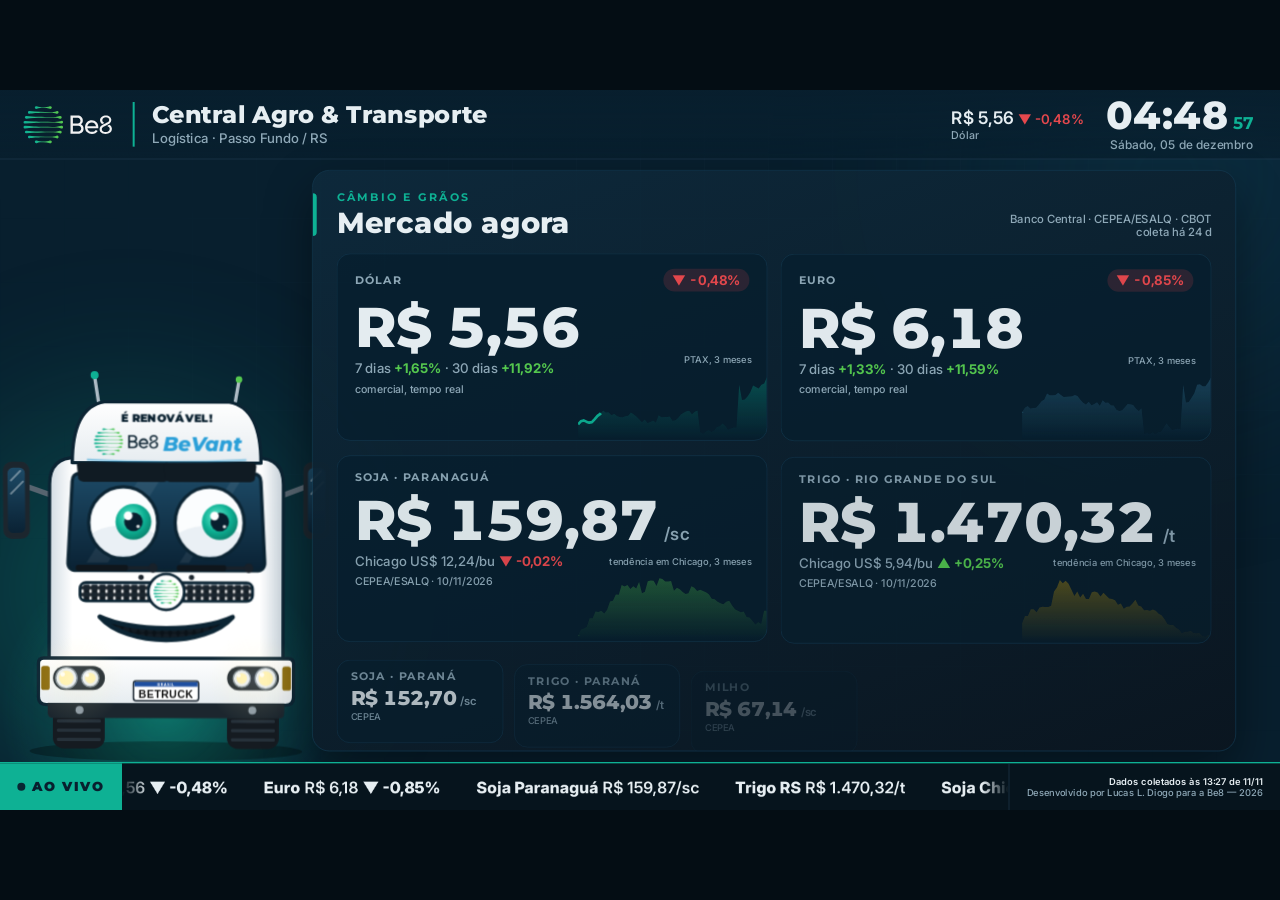
<file: index.html>
<!doctype html>
<html lang="pt-BR">
<head>
<meta charset="utf-8">
<meta name="viewport" content="width=device-width, initial-scale=1">
<meta name="robots" content="noindex, nofollow">
<title>Central Agro &amp; Transporte · Be8</title>
<link rel="icon" href="assets/betruck/icone.svg" type="image/svg+xml">
<link rel="preconnect" href="https://fonts.googleapis.com">
<link rel="preconnect" href="https://fonts.gstatic.com" crossorigin>
<link href="https://fonts.googleapis.com/css2?family=Inter:wght@400;500;600;700&family=Montserrat:wght@600;700;800;900&display=swap" rel="stylesheet">
<style>
:root{
  --ink:#0B1620; --navy:#081F2E; --navy7:#0E2A3C; --navy6:#14384F; --line:#1E3A4F;
  --text:#E6EEF2; --muted:#8FA9B8; --teal:#0EB194; --lime:#55C94F; --amber:#F2B705; --red:#E5484D; --blue:#3D8BB0;
  --tit:'Montserrat','Poppins',Arial,sans-serif; --txt:'Inter','Source Sans 3',Calibri,Arial,sans-serif;
}
*{box-sizing:border-box;margin:0;padding:0}
html,body{height:100%;background:#040d14;overflow:hidden;color:var(--text);font-family:var(--txt)}
body.sem-cursor{cursor:none}
#palco{position:absolute;left:50%;top:50%;width:1920px;height:1080px;transform-origin:center;overflow:hidden;background:var(--navy)}
.fundo{position:absolute;inset:0;overflow:hidden}
.blob{position:absolute;border-radius:50%;filter:blur(90px);opacity:.34}
.b1{width:900px;height:900px;left:-260px;top:300px;background:radial-gradient(circle,#0EB194 0%,transparent 65%)}
.b2{width:1100px;height:1100px;right:-380px;top:-420px;background:radial-gradient(circle,#14506b 0%,transparent 65%)}
.grade{position:absolute;inset:0;background-image:linear-gradient(var(--line) 1px,transparent 1px),linear-gradient(90deg,var(--line) 1px,transparent 1px);background-size:96px 96px;opacity:.16;mask-image:radial-gradient(ellipse at 60% 40%,#000 20%,transparent 78%);-webkit-mask-image:radial-gradient(ellipse at 60% 40%,#000 20%,transparent 78%)}

/* ---------- topo ---------- */
#topo{position:absolute;left:0;top:0;width:1920px;height:104px;display:flex;align-items:center;padding:0 40px 0 34px;border-bottom:1px solid var(--line);background:linear-gradient(180deg,rgba(8,31,46,.96),rgba(8,31,46,.72))}
#topo .logo{height:58px;width:auto;margin-right:30px}
#topo .marca{border-left:3px solid var(--teal);padding-left:26px}
#topo h1{font:800 36px/1.05 var(--tit);letter-spacing:.2px}
#topo p{font:500 20px/1.3 var(--txt);color:var(--muted);margin-top:4px}
.topo-dir{margin-left:auto;display:flex;align-items:center;gap:34px}
.mini{display:flex;align-items:center;gap:12px;font:600 26px var(--txt);color:var(--text)}
.mini svg{width:46px;height:46px}
.mini small{display:block;font:500 16px var(--txt);color:var(--muted)}
.relogio{text-align:right;font-variant-numeric:tabular-nums}
.relogio b{font:800 58px/1 var(--tit);letter-spacing:1px}
.relogio span{font:700 26px var(--tit);color:var(--teal);margin-left:6px}
.relogio small{display:block;font:500 18px var(--txt);color:var(--muted);margin-top:4px}

/* ---------- lateral: programacao + avatar ---------- */
#lateral{position:absolute;left:0;top:104px;width:500px;height:904px}
#programacao{display:none}
#programacao li{position:relative;display:flex;align-items:center;gap:14px;height:40px;padding:0 16px;margin-bottom:4px;border-radius:12px;font:600 20px var(--txt);color:var(--muted);overflow:hidden}
#programacao li i{font:800 15px var(--tit);font-style:normal;width:30px;height:30px;border-radius:9px;display:grid;place-items:center;background:var(--navy6);color:var(--muted)}
#programacao li.ativa{color:var(--text);background:rgba(14,177,148,.14);box-shadow:inset 0 0 0 1px rgba(14,177,148,.5)}
#programacao li.ativa i{background:var(--teal);color:var(--navy)}
#programacao li u{position:absolute;left:0;bottom:0;height:3px;width:100%;background:var(--teal);transform-origin:left;transform:scaleX(0)}
#avatar{position:absolute;left:-22px;bottom:0;width:540px;height:598px;transform-origin:50% 100%}
#avatar .aura{position:absolute;left:30px;bottom:-160px;width:480px;height:480px;border-radius:50%;background:radial-gradient(circle,rgba(14,177,148,.55) 0%,rgba(14,177,148,.12) 45%,transparent 70%)}
#betruck{position:absolute;left:0;bottom:0;width:540px;height:598px}
#betruck svg{width:100%;height:100%;overflow:visible}
#avatar .aura{transition:background .4s}
#avatar.alerta .aura{background:radial-gradient(circle,rgba(229,72,77,.6) 0%,rgba(229,72,77,.16) 45%,transparent 70%)}
#zzz{position:absolute;left:360px;top:40px;width:10px;height:10px}
#zzz b{position:absolute;font:900 44px var(--tit);color:var(--teal);opacity:0}
#balao{position:absolute;left:30px;bottom:588px;width:440px;min-height:96px;z-index:3;padding:18px 22px;border-radius:22px 22px 22px 6px;background:#F4F7F9;color:#0B1F2C;font:600 25px/1.28 var(--txt);box-shadow:0 18px 40px rgba(0,0,0,.35);transform-origin:12% 100%;opacity:0;visibility:hidden}
#balao:after{content:"";position:absolute;left:54px;bottom:-22px;border:12px solid transparent;border-top-color:#F4F7F9;border-left-color:#F4F7F9}
#balao b{color:#087e6a;font-weight:800}
#balao.alerta{background:#FFE9E9;box-shadow:0 0 0 3px var(--red),0 18px 40px rgba(0,0,0,.35)}
#balao.alerta:after{border-top-color:#FFE9E9;border-left-color:#FFE9E9}
#balao.alerta b{color:#B3262B}
#balao.festa{box-shadow:0 0 0 3px var(--lime),0 18px 40px rgba(0,0,0,.35)}
#balao .palavra{display:inline-block;opacity:0}


/* ---------- telas de negocio (paineis-negocio.js) ---------- */
.graf{width:100%;height:auto;display:block}
.graf text{font-family:var(--txt)}
.leg{display:flex;gap:18px;font:600 16px var(--txt);color:var(--muted);margin:6px 0 2px}
.leg i{display:inline-block;width:22px;height:0;margin-right:8px;vertical-align:middle}
.nota{font:500 15px/1.4 var(--txt);color:var(--muted);margin-top:10px}
.vivo{display:inline-flex;align-items:center;gap:8px;font:800 15px var(--tit);letter-spacing:2px;color:var(--teal);background:rgba(14,177,148,.14);padding:4px 12px;border-radius:999px}
.vivo i{width:10px;height:10px;border-radius:50%;background:var(--teal);animation:pulsa 1.4s infinite}
@keyframes pulsa{0%,100%{opacity:1}50%{opacity:.2}}
.tag-b15{font:700 15px var(--tit);letter-spacing:.5px;color:var(--navy);background:var(--lime);padding:5px 12px;border-radius:999px;white-space:nowrap}
.linha1{display:flex;justify-content:space-between;align-items:center;gap:12px}
.g-ener{display:grid;grid-template-columns:1fr 1fr;grid-template-rows:300px 1fr;gap:20px;height:726px}
.ener-cards{grid-column:1/3;display:grid;grid-template-columns:repeat(4,1fr);gap:18px}
.ener{padding:20px 22px 0}
.ener .chip{font-size:16px;padding:4px 10px;white-space:nowrap}
.ener .rot{font-size:15px}
.ener .valor{font-size:50px;margin-top:8px}
.ener .un{font:600 14px var(--txt);color:var(--muted);margin-top:2px}
.ener-cards .cot.ener svg.spark{height:62px;width:100%;left:0;right:auto}
.ener .extra{font:500 16px var(--txt);color:var(--muted);margin-top:6px;white-space:nowrap}
.ener .ctz{font:500 13px var(--txt);color:var(--muted);margin-top:2px}
.ener .extra b{color:var(--text)}
.barra{display:grid;grid-template-columns:200px 1fr 120px;align-items:center;gap:14px;margin-top:16px}
.b-rot b{display:block;font:700 19px var(--tit)} .b-rot small{font:500 14px var(--txt);color:var(--muted)}
.b-trilho{height:22px;border-radius:11px;background:rgba(143,169,184,.12);overflow:hidden}
.b-enc{height:100%;border-radius:11px}
.b-val{font:800 26px var(--tit);text-align:right;font-variant-numeric:tabular-nums}
.b-val small{display:block;font:600 14px var(--txt)}
.g-comb{display:grid;grid-template-columns:repeat(3,1fr);grid-template-rows:400px 1fr;gap:18px;height:726px}
.comb-num{display:flex;flex-wrap:wrap;gap:6px 18px;align-items:baseline;margin:8px 0 2px;font:600 18px var(--txt);color:var(--muted)}
.comb-num b{font:800 30px var(--tit);color:var(--text);font-variant-numeric:tabular-nums}
.comb-num small{width:100%;font:500 14px var(--txt)}
.comb-num em{font:700 15px var(--txt);font-style:normal}
.postos{grid-column:1/4}
.p-grade{display:grid;grid-template-columns:1fr 1fr;gap:6px 40px;margin-top:10px}
.p-lin{display:grid;grid-template-columns:150px 1fr 70px 170px;align-items:center;gap:12px;font:600 18px var(--txt)}
.p-lin b{font:800 21px var(--tit);text-align:right;font-variant-numeric:tabular-nums}
.p-lin small{font:500 13px var(--txt);color:var(--muted)}
.p-tri{height:14px;border-radius:7px;background:rgba(143,169,184,.12)} .p-tri div{height:100%;border-radius:7px;background:var(--teal)}
.p-lin.pf span{color:var(--lime)} .p-lin.pf .p-tri div{background:var(--lime)}
.g-safra{display:grid;grid-template-columns:1fr 1fr;gap:20px;height:726px}
.s-esq,.s-dir{display:grid;grid-template-rows:1fr 1fr;gap:18px}
.levs{display:flex;align-items:flex-end;gap:8px;height:258px;margin-top:6px}
.lev{flex:1;display:flex;flex-direction:column;align-items:center;justify-content:flex-end;gap:4px}
.lev b{font:800 15px var(--tit)} .lev small{font:600 13px var(--txt);color:var(--muted)}
.lev-b{width:100%;border-radius:8px 8px 3px 3px;background:linear-gradient(var(--lime),var(--teal))}
.campo p{font:500 16px/1.4 var(--txt);margin-top:10px} .campo p b{color:var(--lime)} .campo p small{display:block;font:500 13px var(--txt);color:var(--muted)}
.g-frete{display:grid;grid-template-columns:1fr 1fr;gap:20px;height:726px}
.piso-ref{display:grid;grid-template-columns:1fr 1fr;gap:20px;margin:12px 0 16px}
.piso-ref small{display:block;font:600 15px var(--txt);color:var(--muted)}
.piso-ref b.num{display:block;font-size:52px;line-height:1.1}
.piso-ref span{font:500 15px var(--txt);color:var(--muted)}
.gatilho{margin:40px 0 10px}
.g-faixa{position:relative;height:26px;border-radius:13px;background:linear-gradient(90deg,var(--red),rgba(242,183,5,.6) 14%,rgba(14,177,148,.35) 30%,rgba(14,177,148,.35) 70%,rgba(242,183,5,.6) 86%,var(--red))}
.g-faixa i{position:absolute;top:-6px;bottom:-6px;border-left:3px dashed #fff;border-right:3px dashed #fff;opacity:.5}
.g-faixa u{position:absolute;top:-10px;width:6px;height:46px;margin-left:-3px;border-radius:3px;background:#fff;box-shadow:0 0 14px #fff}
.g-faixa u em{position:absolute;top:-30px;left:50%;transform:translateX(-50%);font:800 18px var(--tit);font-style:normal;white-space:nowrap}
.g-rot{display:flex;justify-content:space-between;font:600 14px/1.3 var(--txt);color:var(--muted);margin-top:8px}
.g-rot span:nth-child(2){align-self:flex-start} .g-rot span:last-child{text-align:right}
.linha-t{margin-top:14px;border-left:3px solid var(--navy6);padding-left:16px;display:grid;gap:9px}
.linha-t div{font:500 15px/1.35 var(--txt)} .linha-t b{color:var(--teal);margin-right:8px}
.marcos{display:grid;gap:10px;margin-top:16px}
.marco{display:grid;grid-template-columns:86px 1fr;gap:14px;align-items:start}
.marco i{position:relative;font:800 24px var(--tit);font-style:normal;color:var(--muted)}
.marco i em{display:block;font:800 12px var(--tit);font-style:normal;letter-spacing:2px;color:var(--navy);background:var(--lime);border-radius:6px;padding:2px 6px;width:max-content;margin-top:2px}
.marco b{display:block;font:700 19px var(--tit)} .marco span{font:500 16px/1.35 var(--txt);color:var(--muted)}
.marco.agora i{color:var(--lime)} .marco.agora{background:rgba(85,201,79,.08);border-radius:14px;padding:8px 10px;margin:0 -10px}
.marco.passou{opacity:.55}
.g-cen{display:grid;grid-template-columns:1fr 380px;gap:20px;height:726px}
.ins-grade{display:grid;grid-template-columns:1fr 1fr;grid-template-rows:1fr 1fr auto;gap:16px}
.ins-mais{grid-column:1/3;padding:14px 20px;display:grid;grid-template-columns:1fr 1fr;gap:6px 22px}
.ins-mais .rot{grid-column:1/3;font-size:14px}
.im{border-left:4px solid var(--teal);padding-left:10px}
.im.alerta{border-color:var(--red)} .im.atencao{border-color:var(--amber)} .im.bom{border-color:var(--lime)}
.im b{display:block;font:700 15px/1.25 var(--tit)} .im span{font:500 13px/1.3 var(--txt);color:var(--muted);display:-webkit-box;-webkit-line-clamp:1;-webkit-box-orient:vertical;overflow:hidden}
.ins{position:relative;padding:16px 20px 14px 26px;overflow:hidden}
.ins:before{content:"";position:absolute;left:0;top:0;bottom:0;width:7px;background:var(--teal)}
.ins.alerta:before{background:var(--red)} .ins.atencao:before{background:var(--amber)} .ins.bom:before{background:var(--lime)}
.ins-n{font:800 13px var(--tit);letter-spacing:2px;text-transform:uppercase;color:var(--teal)}
.ins.alerta .ins-n{color:var(--red)} .ins.atencao .ins-n{color:var(--amber)} .ins.bom .ins-n{color:var(--lime)}
.ins b{display:block;font:800 20px/1.2 var(--tit);margin:4px 0 6px}
.ins p{font:500 15px/1.35 var(--txt);color:#C9D6DE} .ins p.imp{margin-top:6px;color:var(--text)} .ins p.imp em{font-style:normal;font-weight:800;color:var(--amber)}
.ins small{display:block;margin-top:6px;font:500 12px var(--txt);color:var(--muted)}
.cen-dir{display:grid;grid-template-rows:auto 1fr;gap:16px}
.tab-chuva{width:100%;border-collapse:collapse;margin-top:8px;font:600 17px var(--txt)}
.tab-chuva th{font:700 13px var(--tit);letter-spacing:1px;text-transform:uppercase;color:var(--muted);text-align:right;padding-bottom:6px}
.tab-chuva td{padding:5px 0;border-top:1px solid var(--line);text-align:right;font-variant-numeric:tabular-nums} .tab-chuva td:first-child{text-align:left}
.tab-chuva td.amb{color:var(--amber)} .tab-chuva td.baixa{font-weight:800}
.nt{font:600 16px/1.35 var(--txt);margin-top:12px} .nt small{display:block;font:500 13px var(--txt);color:var(--muted)}

/* ---------- area das telas ---------- */
#tela{position:absolute;left:500px;top:120px;width:1386px;height:872px}
.painel{position:absolute;inset:0;border-radius:26px;background:linear-gradient(160deg,rgba(14,42,60,.94),rgba(11,22,32,.94));border:1px solid var(--navy6);box-shadow:0 30px 70px rgba(0,0,0,.4);padding:30px 36px;visibility:hidden;overflow:hidden}
.painel:before{content:"";position:absolute;left:0;top:34px;width:6px;height:64px;border-radius:0 6px 6px 0;background:var(--teal)}
.cab{display:flex;align-items:flex-end;justify-content:space-between;margin-bottom:22px}
.cab small{display:block;font:700 17px var(--tit);letter-spacing:3px;color:var(--teal);text-transform:uppercase}
.cab h2{font:800 44px/1.1 var(--tit);margin-top:4px}
.cab .fonte{font:500 17px var(--txt);color:var(--muted);text-align:right;max-width:560px}
.cartao{background:rgba(8,31,46,.72);border:1px solid var(--navy6);border-radius:20px;padding:22px 26px}
.rot{font:700 17px var(--tit);letter-spacing:1.5px;text-transform:uppercase;color:var(--muted)}
.num{font-family:var(--tit);font-weight:800;font-variant-numeric:tabular-nums;letter-spacing:-.5px}
.alta{color:var(--lime)} .baixa{color:var(--red)} .neutro{color:var(--muted)}
.chip{display:inline-flex;align-items:center;gap:6px;padding:5px 13px;border-radius:999px;font:700 20px var(--txt);font-variant-numeric:tabular-nums;background:rgba(143,169,184,.14)}
.chip.alta{background:rgba(85,201,79,.16)} .chip.baixa{background:rgba(229,72,77,.16)}
.vazio{color:var(--muted);font:500 22px var(--txt)}

/* clima */
.g-clima{display:grid;grid-template-columns:470px 1fr;gap:22px;height:726px}
.agora{display:flex;flex-direction:column;justify-content:space-between}
.agora .tempzao{font-size:170px;line-height:.95}
.agora .tempzao sup{font-size:70px;color:var(--teal);vertical-align:top;margin-left:4px}
.agora svg{width:150px;height:150px}
.agora .desc{font:700 32px var(--tit)}
.agora .sub{font:500 22px var(--txt);color:var(--muted);margin-top:6px}
.c-dir{display:grid;grid-template-rows:auto 1fr 1fr;gap:22px}
.metricas{display:grid;grid-template-columns:repeat(4,1fr);gap:16px}
.metricas .cartao{padding:16px 20px}
.metricas .num{font-size:44px;margin-top:4px}
.metricas .num small{font:600 20px var(--txt);color:var(--muted);margin-left:4px}
.horas,.dias{display:grid;gap:10px;height:100%}
.horas{grid-template-columns:repeat(8,1fr)} .dias{grid-template-columns:repeat(6,1fr)}
.hora,.dia{display:flex;flex-direction:column;align-items:center;justify-content:space-between;border-radius:16px;background:rgba(20,56,79,.4);padding:12px 6px}
.hora svg,.dia svg{width:54px;height:54px}
.hora b,.dia b{font:800 28px var(--tit);font-variant-numeric:tabular-nums}
.hora span,.dia span{font:600 19px var(--txt);color:var(--muted);text-transform:capitalize}
.hora em,.dia em{font:700 17px var(--txt);font-style:normal;color:var(--blue)}
.dia b i{font-style:normal;color:var(--muted);font-weight:600;margin-left:8px}

/* mercado */
.g-merc{display:grid;grid-template-columns:1fr 1fr;grid-template-rows:1fr 1fr auto;gap:20px;height:726px}
.cot{position:relative;display:flex;flex-direction:column;overflow:hidden}
.cot .linha1{display:flex;justify-content:space-between;align-items:center}
.cot .valor{font-size:84px;line-height:1;margin-top:12px;white-space:nowrap}
.cot .valor small{font:600 26px var(--txt);color:var(--muted);margin-left:10px;letter-spacing:0}
.cot .extra{font:500 20px var(--txt);color:var(--muted);margin-top:8px;max-width:56%}
.cot svg.spark{position:absolute;right:0;bottom:0;width:44%;height:104px;opacity:.95}
.cot .legspark{position:absolute;right:22px;bottom:112px;font:500 14px var(--txt);color:var(--muted)}
.faixa-mini{grid-column:1/3;display:grid;grid-template-columns:repeat(5,1fr);gap:16px}
.faixa-mini .cartao{padding:14px 20px}
.faixa-mini .num{font-size:30px;margin-top:4px;white-space:nowrap}
.faixa-mini .num small{font:600 17px var(--txt);color:var(--muted);margin-left:6px}

/* comparativo */
.g-comp{display:grid;grid-template-columns:1fr 520px;gap:22px;height:726px}
.g-comp svg text{font-family:var(--txt)}
.tabela{width:100%;border-collapse:collapse}
.tabela th{font:700 16px var(--tit);letter-spacing:1.5px;text-transform:uppercase;color:var(--muted);text-align:right;padding:8px 6px 14px}
.tabela th:first-child{text-align:left}
.tabela td{padding:17px 6px;border-top:1px solid var(--line);font:700 23px var(--txt);text-align:right;font-variant-numeric:tabular-nums}
.tabela td:first-child{text-align:left;font:700 22px var(--tit)}
.tabela td:first-child i{display:inline-block;width:14px;height:14px;border-radius:4px;margin-right:12px}
.tabela td small{display:block;font:500 15px var(--txt);color:var(--muted);margin-left:26px}

/* rota */
.g-rota{display:grid;grid-template-rows:590px auto;gap:20px;height:726px}
.trilho{position:relative}
.trilho svg.linha{position:absolute;left:0;top:0;width:100%;height:100%}
.parada{position:absolute;width:172px;transform:translateX(-50%);text-align:center}
.parada .cx{border-radius:18px;background:rgba(8,31,46,.8);border:1px solid var(--navy6);padding:14px 8px}
.parada.atencao .cx{border-color:var(--amber);box-shadow:0 0 0 1px var(--amber)}
.parada.perigo .cx{border-color:var(--red);box-shadow:0 0 0 2px var(--red)}
.parada h4{font:800 21px var(--tit);white-space:nowrap}
.parada svg{width:62px;height:62px;margin:4px 0}
.parada b{display:block;font:800 36px var(--tit);font-variant-numeric:tabular-nums}
.parada em{display:block;font:700 18px var(--txt);font-style:normal;color:var(--blue);margin-top:2px}
.parada span{display:block;font:500 15px var(--txt);color:var(--muted)}
#caminhao{position:absolute;width:96px;height:56px;left:0;top:0}
.avisos{display:flex;gap:16px;align-items:stretch}
.aviso{flex:1;border-left:6px solid var(--amber);border-radius:14px;background:rgba(242,183,5,.1);padding:14px 20px;font:500 20px/1.35 var(--txt)}
.aviso b{display:block;font:800 22px var(--tit)}
.aviso.ok{border-left-color:var(--lime);background:rgba(85,201,79,.1)}

/* noticias */
.g-not{display:grid;grid-template-columns:1fr 560px;gap:22px;height:726px}
.destaque{position:relative;display:flex;flex-direction:column;justify-content:space-between;padding:30px 34px}
.destaque .cat{align-self:flex-start;font:800 18px var(--tit);letter-spacing:2px;text-transform:uppercase;padding:8px 18px;border-radius:999px;background:var(--teal);color:var(--navy)}
.destaque h3{font:800 52px/1.14 var(--tit);margin:18px 0;display:-webkit-box;-webkit-line-clamp:6;-webkit-box-orient:vertical;overflow:hidden}
.destaque .meta{font:600 24px var(--txt);color:var(--muted)}
.destaque .meta b{color:var(--text)}
.pontos{display:flex;gap:8px;margin-top:18px}
.pontos i{flex:1;height:5px;border-radius:3px;background:var(--navy6);overflow:hidden}
.pontos i.at{background:var(--teal)}
.lista{display:flex;flex-direction:column;gap:10px;overflow:hidden}
.item{flex:1;display:flex;flex-direction:column;justify-content:center;border-radius:14px;background:rgba(8,31,46,.72);border:1px solid var(--navy6);padding:11px 16px}
.item small{font:800 13px var(--tit);letter-spacing:1.5px;text-transform:uppercase;color:var(--teal)}
.item p{font:600 20px/1.25 var(--txt);margin:3px 0;display:-webkit-box;-webkit-line-clamp:2;-webkit-box-orient:vertical;overflow:hidden}
.item span{font:500 15px var(--txt);color:var(--muted)}

/* video */
#t-video{padding:0}
#t-video:before{display:none}
#t-video .quadro{position:absolute;inset:0;background:#000;border-radius:26px;overflow:hidden}
#t-video iframe,#t-video video{position:absolute;inset:0;width:100%;height:100%;border:0;object-fit:contain;background:#000}
#t-video .legenda{position:absolute;left:28px;top:24px;padding:10px 20px;border-radius:999px;background:rgba(8,31,46,.86);font:700 22px var(--tit);z-index:2}
#t-video .legenda b{color:var(--teal);margin-right:10px}

/* corda + rodape */
#rodape{position:absolute;left:0;bottom:0;width:1920px;height:72px;display:flex;align-items:center;background:#06141d;border-top:2px solid var(--teal);z-index:5}
.aovivo{display:flex;align-items:center;gap:10px;height:100%;padding:0 26px;background:var(--teal);color:var(--navy);font:900 20px var(--tit);letter-spacing:2px}
.aovivo i{width:12px;height:12px;border-radius:50%;background:var(--navy)}
.ticker{flex:1;height:100%;overflow:hidden;position:relative;mask-image:linear-gradient(90deg,transparent,#000 3%,#000 97%,transparent);-webkit-mask-image:linear-gradient(90deg,transparent,#000 3%,#000 97%,transparent)}
.faixa{position:absolute;left:0;top:0;height:72px;display:flex;align-items:center;white-space:nowrap;font:600 24px var(--txt);will-change:transform}
.faixa span{margin-right:54px}
.faixa span b{font-weight:800;color:var(--text)}
.faixa span.n:before{content:attr(data-c);font:800 14px var(--tit);letter-spacing:1.5px;text-transform:uppercase;color:var(--navy);background:var(--teal);border-radius:6px;padding:4px 9px;margin-right:12px;vertical-align:3px}
.assina{padding:0 26px;text-align:right;border-left:1px solid var(--line);height:100%;display:flex;flex-direction:column;justify-content:center}
.assina small{display:block;font:500 14px var(--txt);color:var(--muted);white-space:nowrap}
.assina small:first-child{color:var(--text);font-weight:600}
#ajuda{position:absolute;right:40px;top:130px;z-index:9;background:rgba(6,20,29,.96);border:1px solid var(--teal);border-radius:18px;padding:22px 28px;font:500 20px/1.7 var(--txt);display:none}
#ajuda kbd{display:inline-block;min-width:34px;text-align:center;background:var(--navy6);border-radius:7px;padding:0 9px;margin-right:10px;font:700 17px var(--tit)}
</style>
</head>
<body>
<div id="palco">
  <div class="fundo"><i class="blob b1"></i><i class="blob b2"></i><div class="grade"></div></div>

  <header id="topo">
    <img class="logo" src="assets/be8-logo.svg" alt="Be8">
    <div class="marca"><h1 id="titulo">Central Agro &amp; Transporte</h1><p id="subtitulo">Logística · Passo Fundo / RS</p></div>
    <div class="topo-dir">
      <div class="mini" id="miniClima"></div>
      <div class="mini" id="miniDolar"></div>
      <div class="relogio"><b id="hora">--:--</b><span id="seg">00</span><small id="data">&nbsp;</small></div>
    </div>
  </header>

  <aside id="lateral">
    <ol id="programacao"></ol>
    <div id="balao"><p></p></div>
    <div id="avatar">
      <div class="aura"></div>
      <div id="betruck" role="img" aria-label="BeTruck, o caminhão Be8 BeVant"></div>
      <div id="zzz"><b>Z</b><b>z</b><b>z</b></div>
    </div>
  </aside>

  <main id="tela">
    <section class="painel" id="t-clima"></section>
    <section class="painel" id="t-mercado"></section>
    <section class="painel" id="t-comparativo"></section>
    <section class="painel" id="t-rota"></section>
    <section class="painel" id="t-energia"></section>
    <section class="painel" id="t-combustiveis"></section>
    <section class="painel" id="t-safra"></section>
    <section class="painel" id="t-frete"></section>
    <section class="painel" id="t-cenario"></section>
    <section class="painel" id="t-noticias"></section>
    <section class="painel" id="t-video"></section>
  </main>
  <footer id="rodape">
    <span class="aovivo"><i></i>AO VIVO</span>
    <div class="ticker"><div class="faixa" id="faixa"></div></div>
    <div class="assina"><small id="atualizado">Dados: carregando…</small><small>Desenvolvido por Lucas L. Diogo para a Be8 — 2026</small></div>
  </footer>

  <div id="ajuda">
    <div><kbd>←</kbd><kbd>→</kbd>trocar de tela</div>
    <div><kbd>Espaço</kbd>pausar / continuar</div>
    <div><kbd>F</kbd>tela cheia</div>
    <div><kbd>B</kbd>bocejar &nbsp;<kbd>D</kbd>dormir &nbsp;<kbd>P</kbd>piscar farol</div>
    <div><kbd>C</kbd>mangote &nbsp;<kbd>E</kbd>limpador &nbsp;<kbd>L</kbd>lavar vidro</div>
    <div><kbd>V</kbd>frasco BeVant &nbsp;<kbd>J</kbd>joinha &nbsp;<kbd>R</kbd>rodar na tela</div>
    <div><kbd>A</kbd>testar alerta (liga / desliga)</div>
    <div><kbd>H</kbd>fechar esta ajuda</div>
  </div>
</div>
<script src="vendor/gsap.min.js"></script>
<script src="assets/betruck/betruck.js?v=1"></script>
<script src="paineis-negocio.js?v=1"></script>
<script src="app.js?v=8"></script>
</body>
</html>
</file>
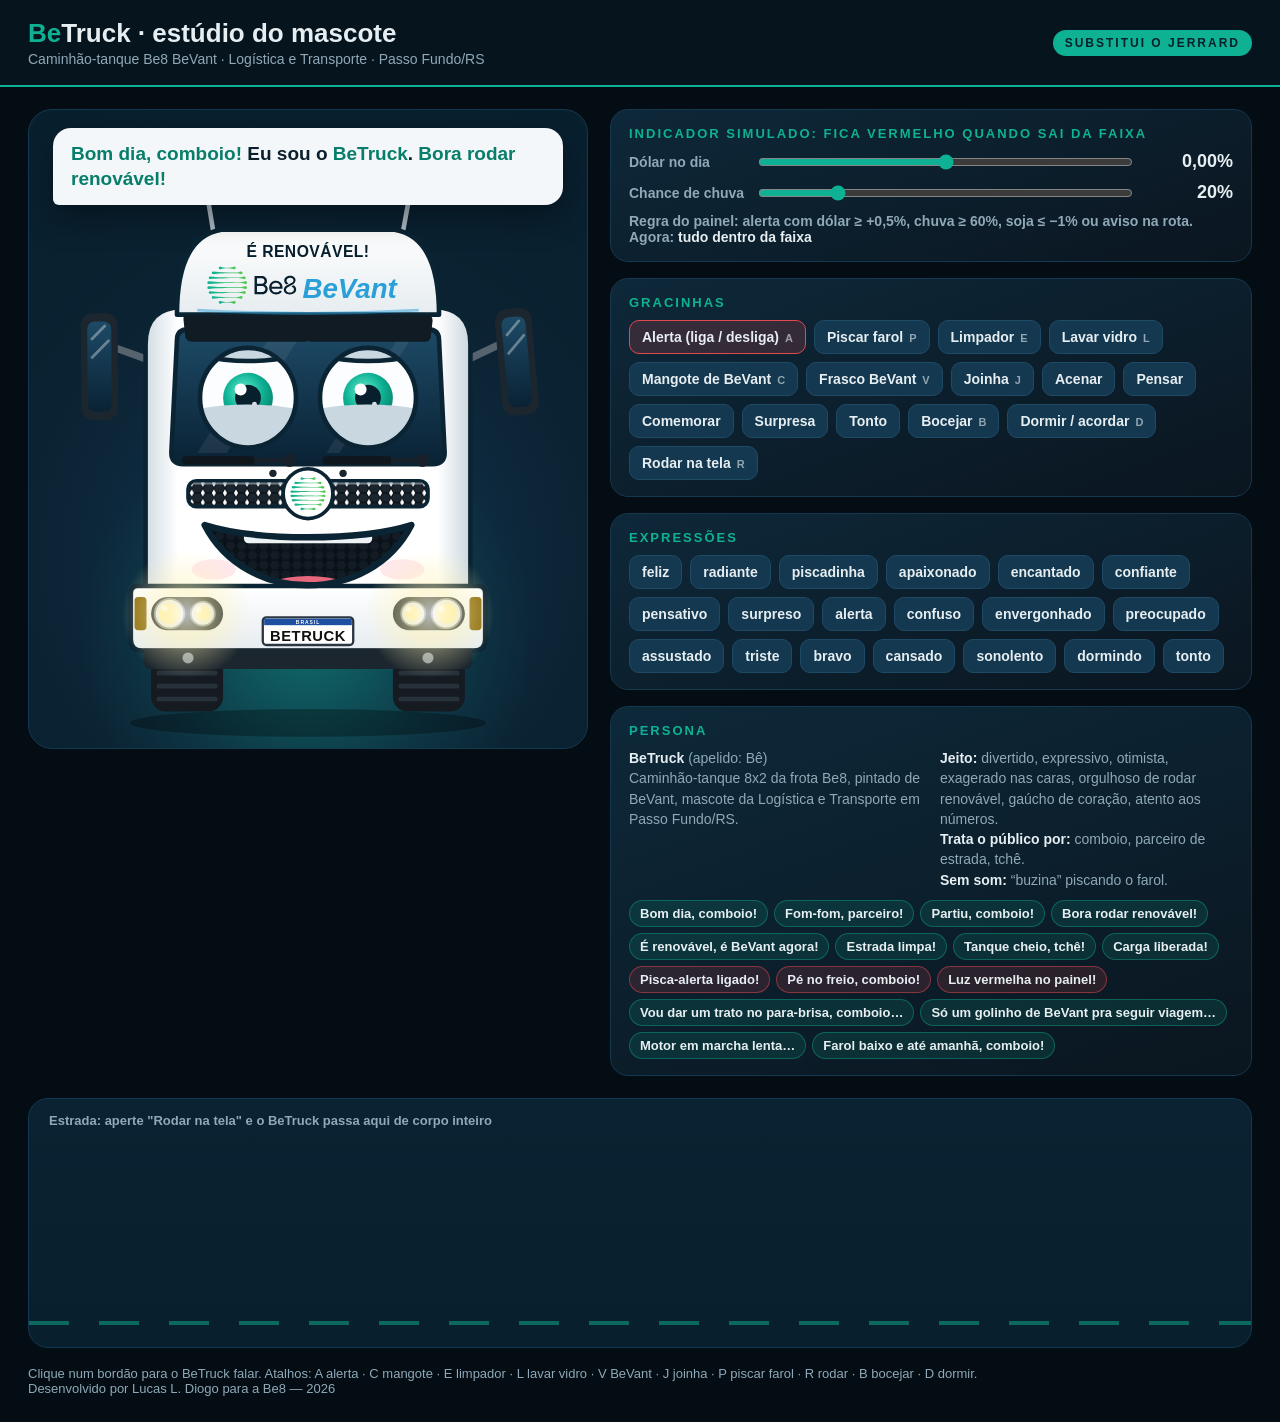
<file: assets/betruck/estudio.html>
<!doctype html>
<html lang="pt-BR">
<head>
<meta charset="utf-8">
<meta name="viewport" content="width=device-width, initial-scale=1">
<meta name="robots" content="noindex, nofollow">
<title>Estúdio do BeTruck · Be8</title>
<link rel="icon" href="icone.svg" type="image/svg+xml">
<style>
:root{--navy:#081F2E;--navy7:#0E2A3C;--navy6:#14384F;--line:#1E3A4F;--text:#E6EEF2;--muted:#8FA9B8;--teal:#0EB194;--lime:#55C94F;--red:#E5484D;--amber:#F2B705;--tit:'Montserrat','Poppins',Arial,sans-serif;--txt:'Inter','Segoe UI',Arial,sans-serif}
*{box-sizing:border-box;margin:0;padding:0}
html,body{background:#040d14;color:var(--text);font-family:var(--txt)}
body{min-height:100vh}
header{display:flex;align-items:center;gap:18px;padding:18px 28px;border-bottom:2px solid var(--teal);background:#06141d}
header h1{font:800 26px var(--tit)}
header h1 span{color:var(--teal)}
header p{color:var(--muted);font-size:14px;margin-top:2px}
header .tag{margin-left:auto;font:700 12px var(--tit);letter-spacing:2px;text-transform:uppercase;color:var(--navy);background:var(--teal);padding:6px 12px;border-radius:999px}
main{display:grid;grid-template-columns:minmax(360px,560px) 1fr;gap:22px;padding:22px 28px 0}
#palco{position:relative;height:640px;border-radius:24px;overflow:hidden;background:radial-gradient(circle at 50% 70%,#123650 0%,#0B2232 55%,#081F2E 100%);border:1px solid var(--navy6)}
#palco .aura{position:absolute;left:50%;bottom:-120px;width:460px;height:460px;margin-left:-230px;border-radius:50%;background:radial-gradient(circle,rgba(14,177,148,.45) 0%,rgba(14,177,148,.1) 45%,transparent 70%);transition:background .4s}
#palco.alerta .aura{background:radial-gradient(circle,rgba(229,72,77,.6) 0%,rgba(229,72,77,.16) 45%,transparent 70%)}
#bt{position:absolute;left:50%;bottom:6px;width:500px;max-width:96%;aspect-ratio:540/598;transform:translateX(-50%)}
#bt svg{width:100%;height:100%;overflow:visible}
#balao{position:absolute;left:24px;right:24px;top:18px;z-index:3;padding:14px 18px;border-radius:18px 18px 18px 6px;background:#F4F7F9;color:#0B1F2C;font:600 19px/1.3 var(--txt);box-shadow:0 14px 30px rgba(0,0,0,.35);opacity:0;transform:translateY(-8px);transition:opacity .3s,transform .3s}
#balao.on{opacity:1;transform:none}
#balao b{color:#087e6a;font-weight:800}
#balao.alerta{background:#FFE9E9;box-shadow:0 0 0 3px var(--red),0 14px 30px rgba(0,0,0,.35)}
#balao.alerta b{color:#B3262B}
#estrada{position:relative;height:250px;margin:22px 28px 0;border-radius:20px;overflow:hidden;background:linear-gradient(#0B2232,#081F2E);border:1px solid var(--navy6)}
#estrada:after{content:"";position:absolute;left:0;right:0;bottom:22px;height:4px;background:repeating-linear-gradient(90deg,var(--teal) 0 40px,transparent 40px 70px);opacity:.5}
#estrada .dica{position:absolute;left:20px;top:14px;font:600 13px var(--txt);color:var(--muted)}
.lado{display:flex;flex-direction:column;gap:16px}
.card{background:linear-gradient(160deg,rgba(14,42,60,.94),rgba(11,22,32,.94));border:1px solid var(--navy6);border-radius:18px;padding:16px 18px}
.card h2{font:800 13px var(--tit);letter-spacing:2px;text-transform:uppercase;color:var(--teal);margin-bottom:10px}
.bts{display:flex;flex-wrap:wrap;gap:8px}
button{font:600 14px var(--txt);color:var(--text);background:var(--navy6);border:1px solid #1F4A66;border-radius:10px;padding:8px 12px;cursor:pointer;transition:background .15s,transform .1s}
button:hover{background:#1A4A68}
button:active{transform:scale(.97)}
button.on{background:var(--teal);color:var(--navy);border-color:var(--teal)}
button.vermelho{background:rgba(229,72,77,.18);border-color:var(--red)}
button.vermelho.on{background:var(--red);color:#fff}
button kbd{font:700 11px var(--tit);opacity:.6;margin-left:6px}
.kpi{display:grid;grid-template-columns:auto 1fr auto;gap:10px 14px;align-items:center}
.kpi label{font:600 14px var(--txt);color:var(--muted)}
.kpi input{width:100%;accent-color:var(--teal)}
.kpi output{font:800 18px var(--tit);font-variant-numeric:tabular-nums;min-width:86px;text-align:right}
.kpi output.alta{color:var(--lime)} .kpi output.baixa{color:var(--red)}
.status{margin-top:10px;font:600 14px var(--txt);color:var(--muted)}
.status b{color:var(--text)}
.persona{display:grid;grid-template-columns:1fr 1fr;gap:6px 18px;font-size:14px;line-height:1.45}
.persona p{color:var(--muted)}
.persona p b{color:var(--text)}
.bordoes{display:flex;flex-wrap:wrap;gap:6px;margin-top:10px}
.bordoes span{font:700 13px var(--txt);padding:5px 10px;border-radius:999px;background:rgba(14,177,148,.14);border:1px solid rgba(14,177,148,.4);cursor:pointer}
.bordoes span.al{background:rgba(229,72,77,.14);border-color:rgba(229,72,77,.5)}
footer{padding:18px 28px 26px;color:var(--muted);font-size:13px}
@media (max-width:980px){main{grid-template-columns:1fr}#palco{height:560px}.persona{grid-template-columns:1fr}}
@media (max-width:600px){header .tag{display:none}header h1{font-size:22px}main{padding:16px 14px 0}#estrada{margin:16px 14px 0}#palco{height:500px}footer{padding:16px 14px 22px}}
</style>
</head>
<body>
<header>
  <div>
    <h1><span>Be</span>Truck · estúdio do mascote</h1>
    <p>Caminhão-tanque Be8 BeVant · Logística e Transporte · Passo Fundo/RS</p>
  </div>
  <span class="tag">substitui o Jerrard</span>
</header>

<main>
  <section id="palco">
    <i class="aura"></i>
    <div id="balao"><p></p></div>
    <div id="bt"></div>
  </section>

  <section class="lado">
    <div class="card">
      <h2>Indicador simulado: fica vermelho quando sai da faixa</h2>
      <div class="kpi">
        <label for="dolar">Dólar no dia</label><input id="dolar" type="range" min="-2" max="2" step="0.05" value="0"><output id="dolarV">0,00%</output>
        <label for="chuva">Chance de chuva</label><input id="chuva" type="range" min="0" max="100" step="1" value="20"><output id="chuvaV">20%</output>
      </div>
      <p class="status">Regra do painel: alerta com dólar ≥ +0,5%, chuva ≥ 60%, soja ≤ −1% ou aviso na rota. Agora: <b id="estado">tudo dentro da faixa</b></p>
    </div>

    <div class="card">
      <h2>Gracinhas</h2>
      <div class="bts" id="gracinhas"></div>
    </div>

    <div class="card">
      <h2>Expressões</h2>
      <div class="bts" id="expressoes"></div>
    </div>

    <div class="card">
      <h2>Persona</h2>
      <div class="persona" id="persona"></div>
      <div class="bordoes" id="bordoes"></div>
    </div>
  </section>
</main>

<section id="estrada"><span class="dica">Estrada: aperte "Rodar na tela" e o BeTruck passa aqui de corpo inteiro</span></section>

<footer>Clique num bordão para o BeTruck falar. Atalhos: A alerta · C mangote · E limpador · L lavar vidro · V BeVant · J joinha · P piscar farol · R rodar · B bocejar · D dormir.<br>Desenvolvido por Lucas L. Diogo para a Be8 — 2026</footer>

<script src="betruck.js"></script>
<script>
'use strict';
const $ = s => document.querySelector(s);
const esc = s => String(s).replace(/[&<>"']/g, c => ({ '&': '&amp;', '<': '&lt;', '>': '&gt;', '"': '&quot;', "'": '&#39;' }[c]));
const bt = new BeTruck($('#bt'), { palco: $('#estrada'), pistaBase: 14, zzz: true });
window.bt = bt;

/* balão com **bordões** em negrito + boca sincronizada */
let tBalao;
function falar(texto, tom = 'ok') {
  const b = $('#balao');
  b.className = tom === 'alerta' ? 'alerta' : '';
  $('#balao p').innerHTML = esc(texto).replace(/\*\*(.+?)\*\*/g, '<b>$1</b>');
  requestAnimationFrame(() => b.classList.add('on'));
  const palavras = texto.split(/\s+/).length;
  bt.falar(palavras * .3 + .9);
  clearTimeout(tBalao); tBalao = setTimeout(() => b.classList.remove('on'), Math.max(3800, palavras * 420 + 2000));
}

/* alerta */
const btAlerta = document.createElement('button');
function alerta(on, texto) {
  bt.alerta(on); $('#palco').classList.toggle('alerta', on); btAlerta.classList.toggle('on', on);
  if (on && texto) falar(texto, 'alerta');
}

/* gracinhas */
const G = [
  ['Piscar farol', 'p', () => { bt.piscadinha(); falar('**Fom-fom!** Buzina eu não tenho, mas farol eu pisco, **comboio**!'); }],
  ['Limpador', 'e', () => { bt.limpador(); setTimeout(() => falar('Visão limpa, **estrada limpa**!'), 500); }],
  ['Lavar vidro', 'l', () => bt.lavarVidro().then(ok => ok && falar('Banho de para-brisa! **Estrada limpa**, tchê!'))],
  ['Mangote de BeVant', 'c', () => bt.mangote().then(ok => ok && falar('**Tanque cheio, tchê!** Agora sim.'))],
  ['Frasco BeVant', 'v', () => { bt.bevant(); setTimeout(() => falar('**É renovável, é BeVant agora!**'), 1900); }],
  ['Joinha', 'j', () => { bt.joinha(); falar('**Carga liberada!**'); }],
  ['Acenar', '', () => { bt.acenar(); falar('**Bom dia, comboio!**'); }],
  ['Pensar', '', () => bt.pensar(2.5)],
  ['Comemorar', '', () => { bt.comemorar(); falar('Soja subindo! **Carga liberada!**'); }],
  ['Surpresa', '', () => bt.surpresa()],
  ['Tonto', '', () => bt.tonto()],
  ['Bocejar', 'b', () => { bt.bocejar(); setTimeout(() => falar('Uaaah… **motor em marcha lenta**, comboio.'), 2400); }],
  ['Dormir / acordar', 'd', () => bt.estado === 'dormindo' ? (bt.acordar(), setTimeout(() => falar('Opa! **Motor ligado**, comboio!'), 600)) : bt.dormir()],
  ['Rodar na tela', 'r', () => bt.rodar().then(ok => ok && falar('Dei uma voltinha e já voltei, **comboio**! **Bora rodar renovável!**'))],
];
const atalhos = {};
for (const [nome, k, fn] of G) {
  const b = document.createElement('button'); b.innerHTML = esc(nome) + (k ? `<kbd>${k.toUpperCase()}</kbd>` : ''); b.onclick = fn; $('#gracinhas').appendChild(b);
  if (k) atalhos[k] = fn;
}
btAlerta.className = 'vermelho'; btAlerta.innerHTML = 'Alerta (liga / desliga)<kbd>A</kbd>';
btAlerta.onclick = () => alerta(!bt.emAlerta, '**Pisca-alerta ligado!** Indicador fora da faixa.');
$('#gracinhas').prepend(btAlerta); atalhos.a = btAlerta.onclick;

/* expressões */
for (const e of BeTruck.expressoes) {
  const b = document.createElement('button'); b.textContent = e;
  b.onclick = () => { if (bt.emAlerta) alerta(false); if (bt.estado === 'dormindo') bt.acordar(false); bt.expressao(e); document.querySelectorAll('#expressoes button').forEach(x => x.classList.toggle('on', x === b)); };
  $('#expressoes').appendChild(b);
}

/* persona */
const P = BeTruck.persona;
$('#persona').innerHTML = `<p><b>${esc(P.nome)}</b> (apelido: ${esc(P.apelido)})<br>${esc(P.quem)}</p>
  <p><b>Jeito:</b> ${esc(P.tracos.join(', '))}.<br><b>Trata o público por:</b> comboio, parceiro de estrada, tchê.<br><b>Sem som:</b> “buzina” piscando o farol.</p>`;
for (const [tipo, lista] of Object.entries(P.bordoes)) for (const f of lista) {
  const s = document.createElement('span'); s.className = tipo === 'alerta' ? 'al' : ''; s.textContent = f.replace(/\*\*/g, '');
  s.onclick = () => tipo === 'alerta' ? alerta(true, f) : (bt.emAlerta && alerta(false), falar(f));
  $('#bordoes').appendChild(s);
}

/* indicador simulado */
const fmt = v => (v > 0 ? '+' : '') + v.toFixed(2).replace('.', ',') + '%';
let ultimo = 'ok';
function checar() {
  const d = +$('#dolar').value, c = +$('#chuva').value;
  const o = $('#dolarV'); o.textContent = fmt(d); o.className = d > .005 ? 'alta' : d < -.005 ? 'baixa' : '';
  $('#chuvaV').textContent = c + '%';
  const motivo = d >= .5 ? `**Luz vermelha no painel!** Dólar subindo ${fmt(d)} hoje.` : c >= 60 ? `**Pisca-alerta ligado!** ${c}% de chance de chuva hoje em Passo Fundo.` : null;
  $('#estado').textContent = motivo ? 'ALERTA: ' + motivo.replace(/\*\*/g, '') : d <= -.5 ? 'dólar caindo: notícia boa' : 'tudo dentro da faixa';
  const agora = motivo ? 'alerta' : d <= -.5 ? 'bom' : 'ok';
  if (agora === ultimo) return; ultimo = agora;
  if (agora === 'alerta') alerta(true, motivo);
  else { if (bt.emAlerta) alerta(false); if (agora === 'bom') { bt.joinha(); falar(`Dólar caindo ${fmt(d)}. **Estrada limpa**, comboio!`); } }
}
$('#dolar').oninput = checar; $('#chuva').oninput = checar;

addEventListener('keydown', ev => { if (ev.target.tagName === 'INPUT') return; const f = atalhos[ev.key.toLowerCase()]; if (f) { ev.preventDefault(); f(); } });
setTimeout(() => { bt.acenar(); falar('**Bom dia, comboio!** Eu sou o **BeTruck**. **Bora rodar renovável!**'); }, 700);
</script>
</body>
</html>
</file>
